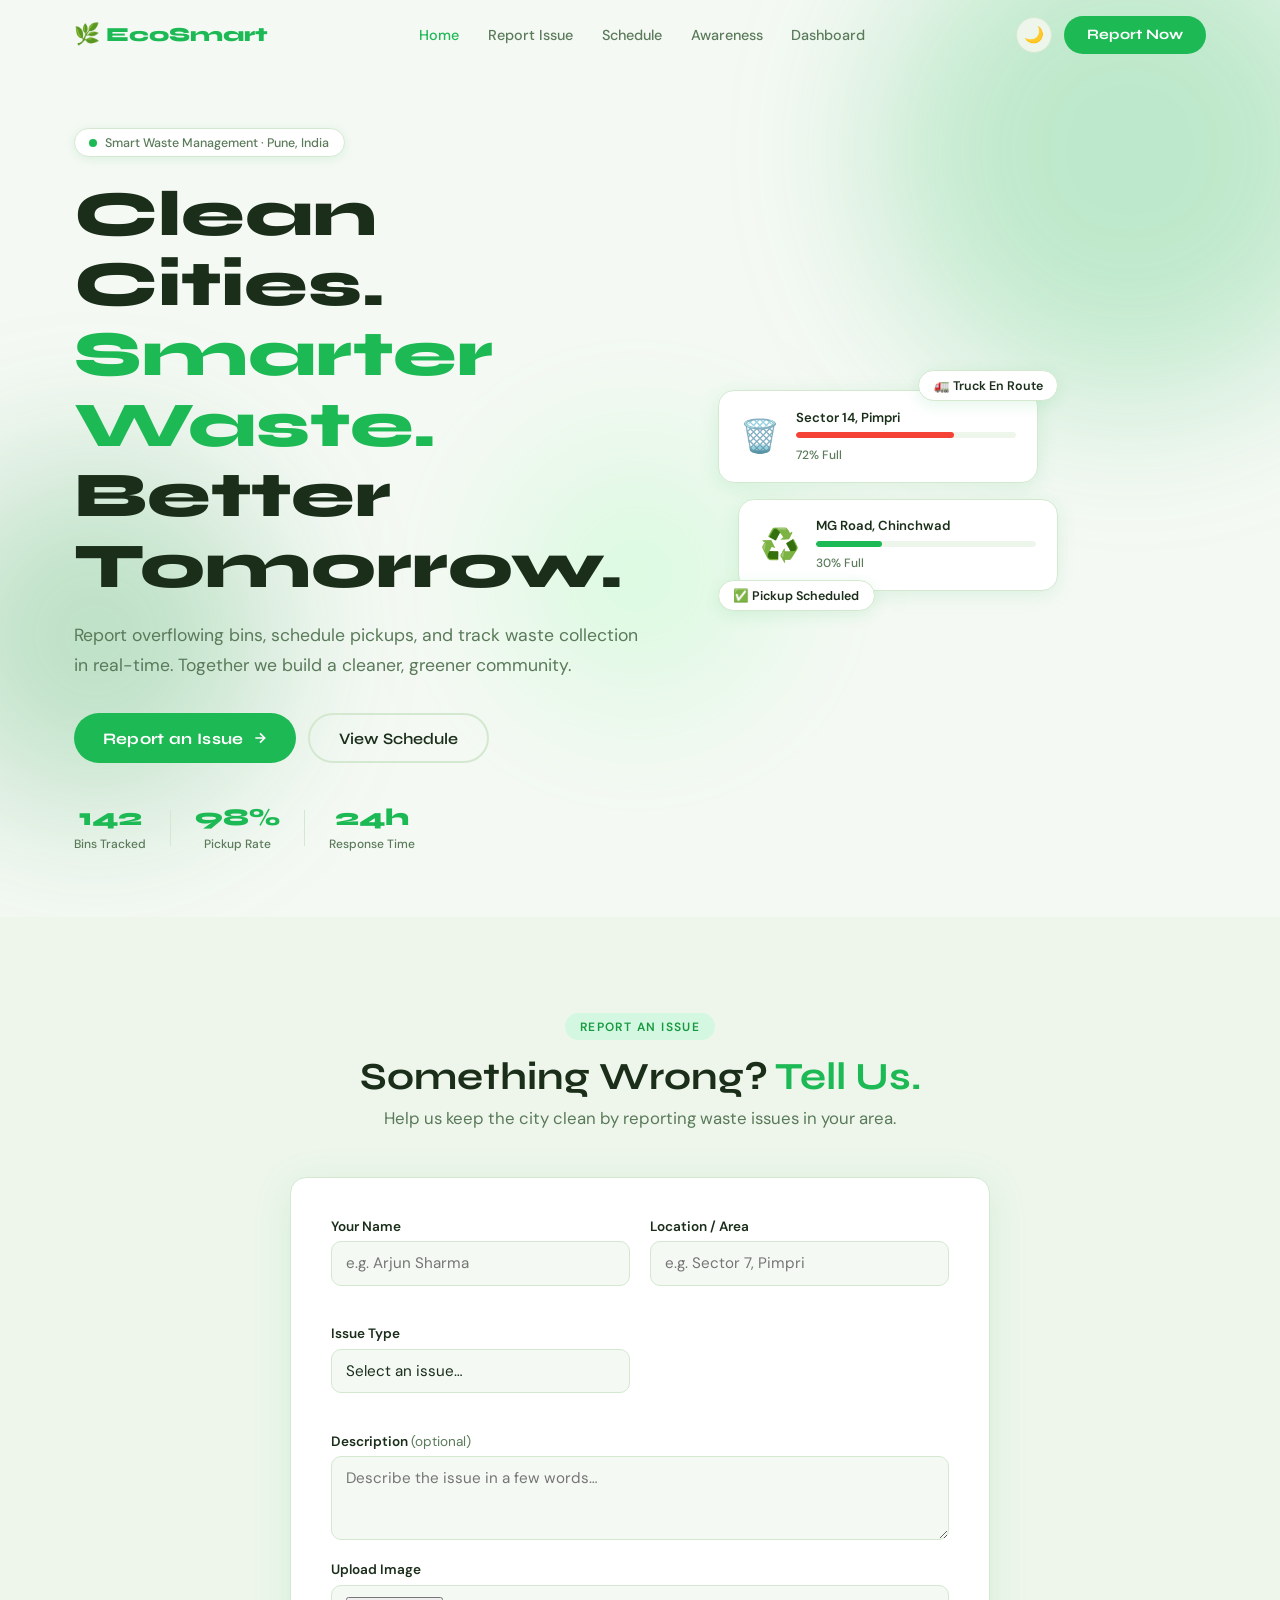
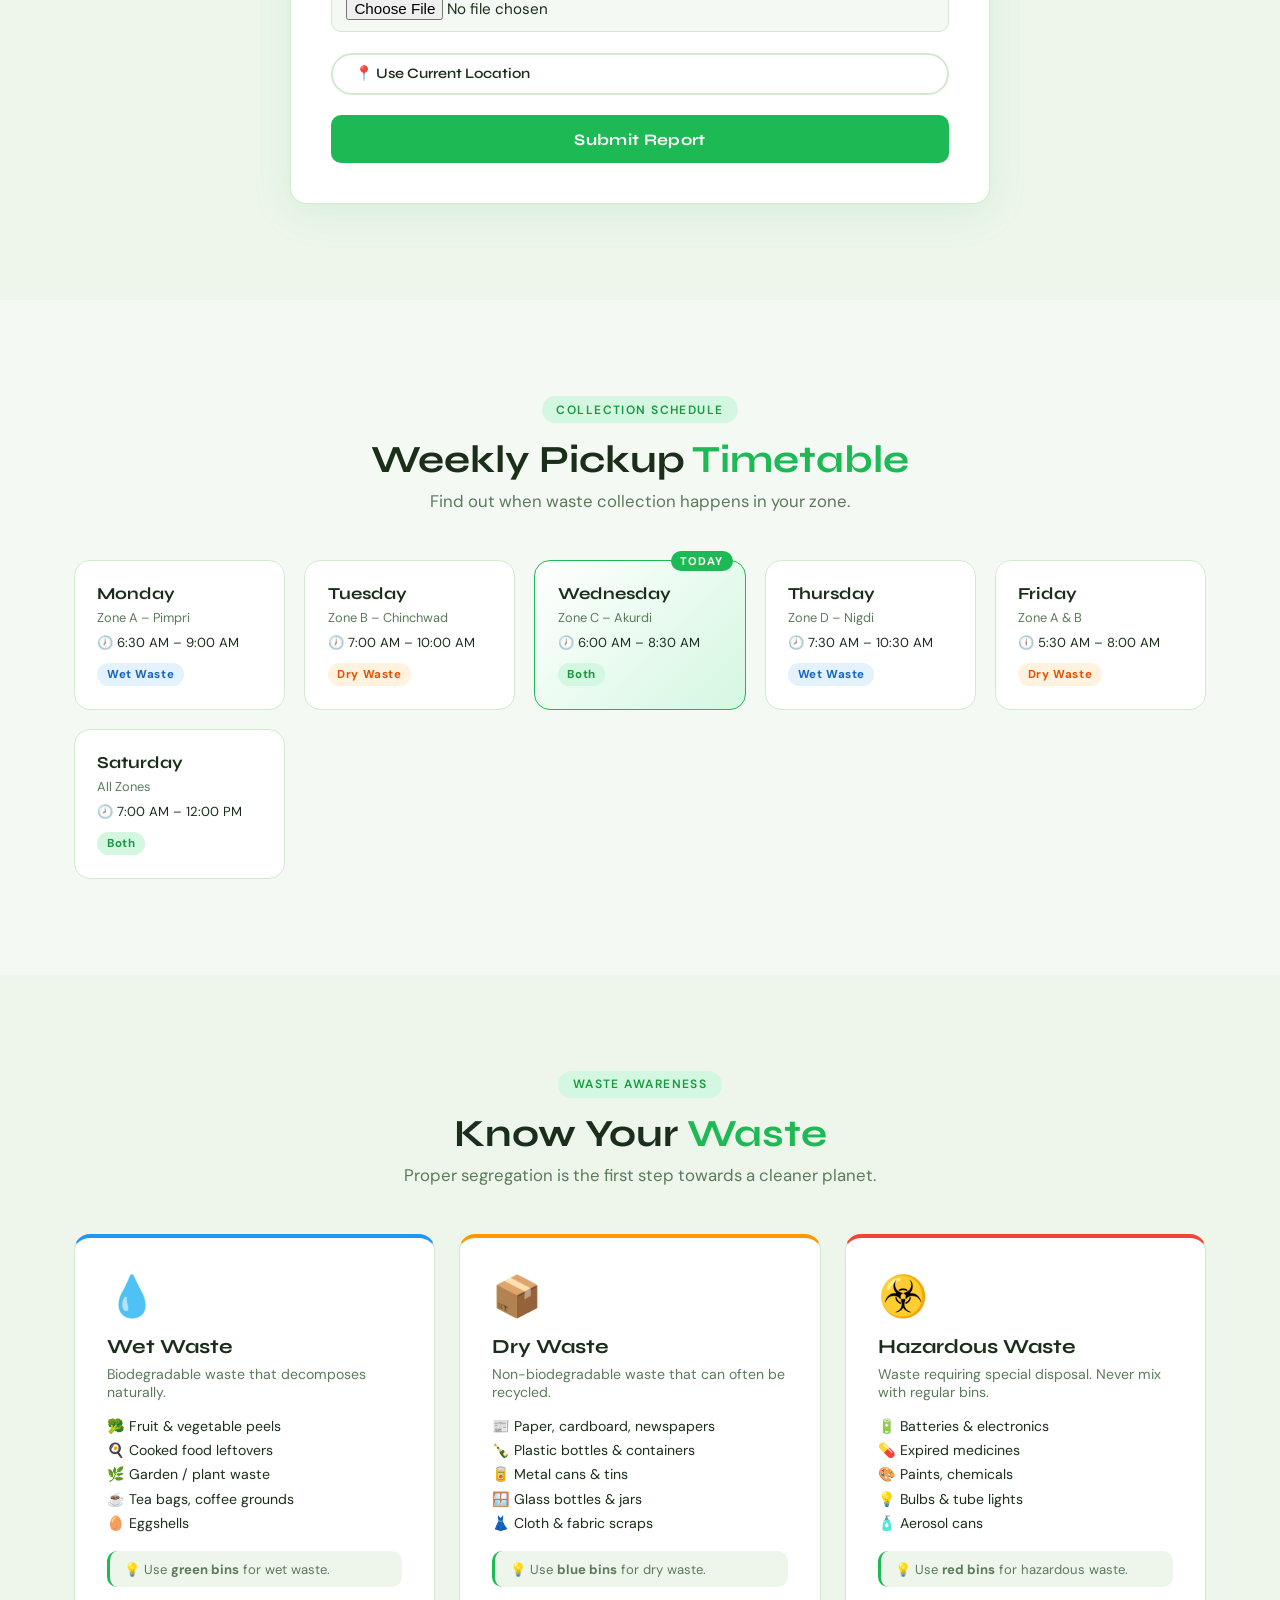
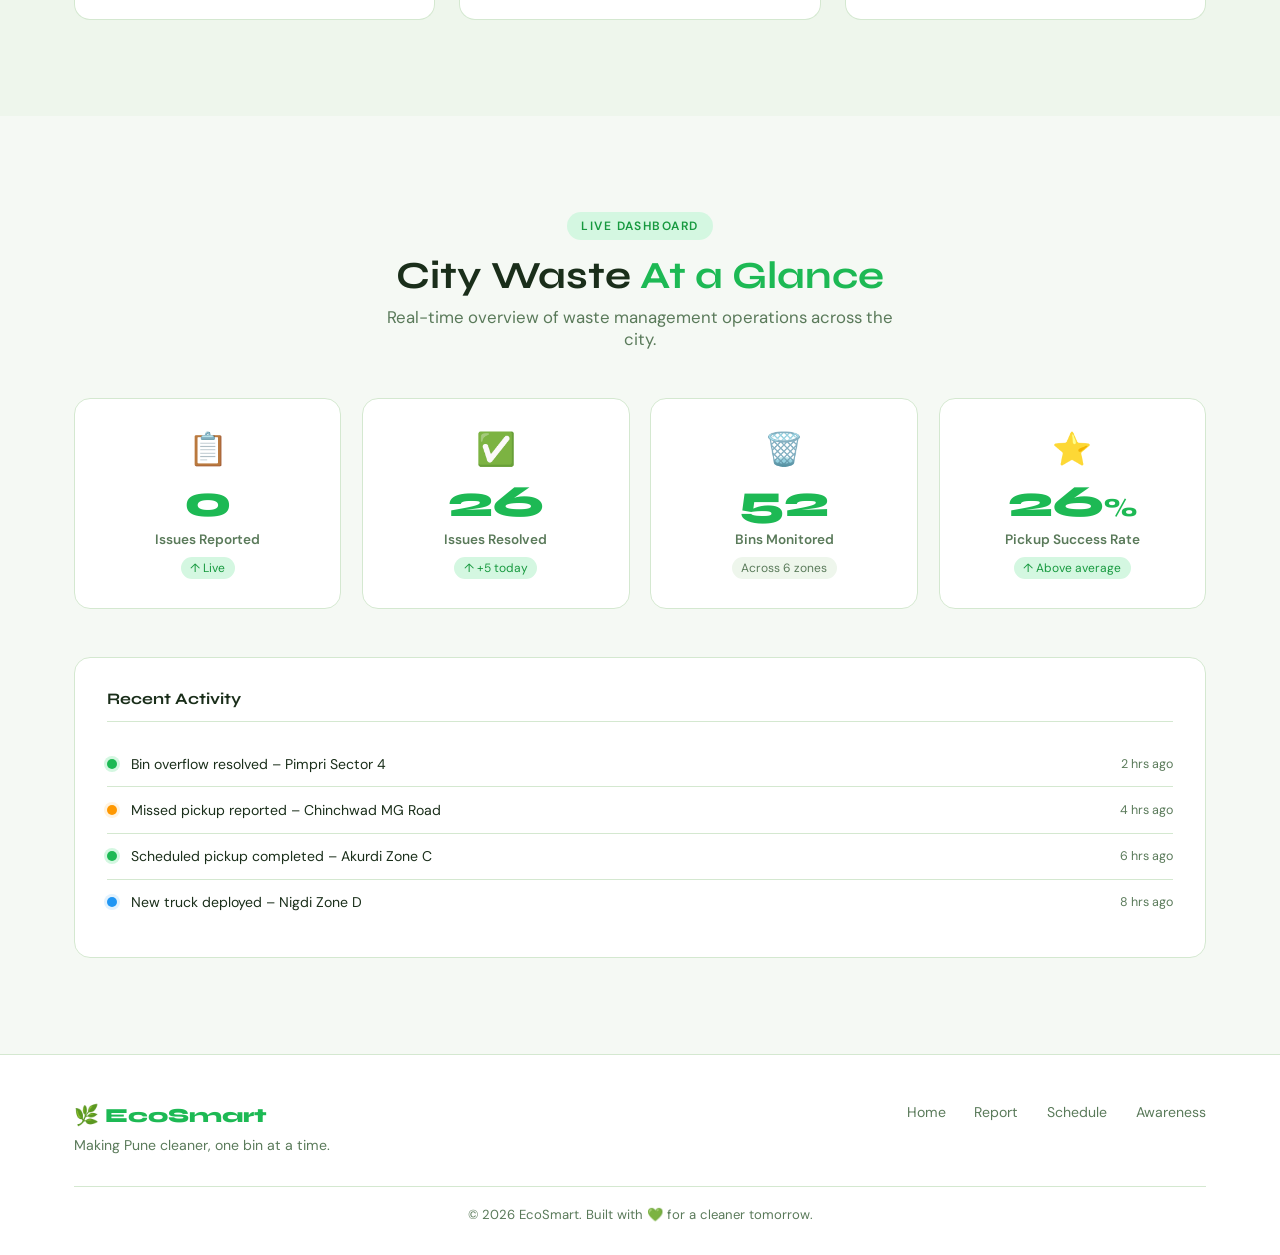
<file: index.html>
<!DOCTYPE html>
<html lang="en" data-theme="light">
<head>
  <meta charset="UTF-8" />
  <meta name="viewport" content="width=device-width, initial-scale=1.0"/>
  <title>EcoSmart – Smart Waste Management</title>
  <link rel="stylesheet" href="style.css" />
  <link rel="preconnect" href="https://fonts.googleapis.com">
  <link href="https://fonts.googleapis.com/css2?family=Syne:wght@400;600;700;800&family=DM+Sans:ital,wght@0,300;0,400;0,500;1,300&display=swap" rel="stylesheet">
</head>
<body>

<!-- ===== NAVBAR ===== -->
<header class="navbar" id="navbar">
  <div class="nav-container">
    <a href="#home" class="nav-logo">
      <span class="logo-leaf">🌿</span>
      <span>EcoSmart</span>
    </a>
    <nav class="nav-links">
      <a href="#home">Home</a>
      <a href="#report">Report Issue</a>
      <a href="#schedule">Schedule</a>
      <a href="#awareness">Awareness</a>
      <a href="#dashboard">Dashboard</a>
    </nav>
    <div class="nav-actions">
      <button class="dark-toggle" id="darkToggle" title="Toggle dark mode">
        <span class="toggle-icon">🌙</span>
      </button>
      <a href="#report" class="btn-primary nav-cta">Report Now</a>
    </div>
    <button class="hamburger" id="hamburger">&#9776;</button>
  </div>
  <div class="mobile-menu" id="mobileMenu">
    <a href="#home" onclick="closeMobile()">Home</a>
    <a href="#report" onclick="closeMobile()">Report Issue</a>
    <a href="#schedule" onclick="closeMobile()">Schedule</a>
    <a href="#awareness" onclick="closeMobile()">Awareness</a>
    <a href="#dashboard" onclick="closeMobile()">Dashboard</a>
  </div>
</header>

<!-- ===== HERO ===== -->
<section class="hero" id="home">
  <div class="hero-bg-shapes">
    <div class="shape shape-1"></div>
    <div class="shape shape-2"></div>
    <div class="shape shape-3"></div>
  </div>
  <div class="hero-content">
    <div class="hero-badge">
      <span class="badge-dot"></span>
      Smart Waste Management · Pune, India
    </div>
    <h1 class="hero-title">
      Clean Cities.<br/>
      <span class="title-accent">Smarter Waste.</span><br/>
      Better Tomorrow.
    </h1>
    <p class="hero-sub">
      Report overflowing bins, schedule pickups, and track waste collection
      in real-time. Together we build a cleaner, greener community.
    </p>
    <div class="hero-actions">
      <a href="#report" class="btn-primary btn-lg">
        <span>Report an Issue</span>
        <svg width="16" height="16" viewBox="0 0 24 24" fill="none" stroke="currentColor" stroke-width="2.5"><path d="M5 12h14M12 5l7 7-7 7"/></svg>
      </a>
      <a href="#schedule" class="btn-ghost btn-lg">View Schedule</a>
    </div>
    <div class="hero-stats">
      <div class="hero-stat"><span class="stat-n">142</span><span>Bins Tracked</span></div>
      <div class="stat-divider"></div>
      <div class="hero-stat"><span class="stat-n">98%</span><span>Pickup Rate</span></div>
      <div class="stat-divider"></div>
      <div class="hero-stat"><span class="stat-n">24h</span><span>Response Time</span></div>
    </div>
  </div>
  <div class="hero-visual">
    <div class="bin-card">
      <div class="bin-icon">🗑️</div>
      <div class="bin-info">
        <span class="bin-label">Sector 14, Pimpri</span>
        <div class="bin-bar"><div class="bin-fill" style="width:72%"></div></div>
        <span class="bin-pct">72% Full</span>
      </div>
    </div>
    <div class="bin-card bin-card-2">
      <div class="bin-icon">♻️</div>
      <div class="bin-info">
        <span class="bin-label">MG Road, Chinchwad</span>
        <div class="bin-bar"><div class="bin-fill green" style="width:30%"></div></div>
        <span class="bin-pct">30% Full</span>
      </div>
    </div>
    <div class="floating-chip chip-1">✅ Pickup Scheduled</div>
    <div class="floating-chip chip-2">🚛 Truck En Route</div>
  </div>
</section>

<!-- ===== REPORT ISSUE ===== -->
<section class="section report-section" id="report">
  <div class="container">
    <div class="section-header">
      <span class="section-tag">Report an Issue</span>
      <h2>Something Wrong? <span class="accent">Tell Us.</span></h2>
      <p>Help us keep the city clean by reporting waste issues in your area.</p>
    </div>
    <div class="form-card">
      <form id="reportForm" class="report-form" novalidate>
        <div class="form-row">
          <div class="form-group">
            <label for="name">Your Name</label>
            <input type="text" id="name" name="name" placeholder="e.g. Arjun Sharma" required />
            <span class="field-error" id="nameError"></span>
          </div>
          <div class="form-group">
            <label for="location">Location / Area</label>
            <input type="text" id="location" name="location" placeholder="e.g. Sector 7, Pimpri" required />
            <span class="field-error" id="locationError"></span>
          </div>
        </div>
        <div class="form-row">
          <div class="form-group">
            <label for="issueType">Issue Type</label>
            <select id="issueType" name="issue_type" required>
              <option value="" disabled selected>Select an issue…</option>
              <option value="Overflow">🗑️ Bin Overflow</option>
              <option value="Missed Pickup">🚛 Missed Pickup</option>
              <option value="Illegal Dumping">⚠️ Illegal Dumping</option>
              <option value="Other">📋 Other</option>
            </select>
            <span class="field-error" id="issueError"></span>
          </div>
        </div>
        <div class="form-group full-width">
          <label for="description">Description <span class="opt">(optional)</span></label>
          <textarea id="description" name="description" rows="3" placeholder="Describe the issue in a few words…"></textarea>
        </div>
        <div class="form-group full-width">
            <label for="image">Upload Image</label>
            <input
                type="file"
                id="image"
                name="image"
                accept="image/*">
        </div>
        
        <div class="form-group full-width">
        <button
        type="button"
        id="gpsBtn"
        class="btn-ghost">

        📍 Use Current Location

        </button>
        <input
        type="hidden"
        id="latitude"
        name="latitude">

        <input
        type="hidden"
        id="longitude"
        name="longitude">
        </div>
        
        <button type="submit" class="btn-primary btn-submit" id="submitBtn">
          <span class="btn-text">Submit Report</span>
          <span class="btn-loader hidden">⏳ Submitting…</span>
        </button>
      </form>
    </div>
  </div>
</section>

<!-- ===== SUCCESS POPUP ===== -->
<div class="popup-overlay" id="popup">
  <div class="popup-card">
    <div class="popup-icon">✅</div>
    <h3>Report Submitted!</h3>
    <p>Thank you for helping keep our city clean. Our team will respond within 24 hours.</p>
    <div class="popup-id" id="popupId"></div>
    <button class="btn-primary" onclick="closePopup()">Got it!</button>
  </div>
</div>

<!-- ===== SCHEDULE ===== -->
<section class="section schedule-section" id="schedule">
  <div class="container">
    <div class="section-header">
      <span class="section-tag">Collection Schedule</span>
      <h2>Weekly Pickup <span class="accent">Timetable</span></h2>
      <p>Find out when waste collection happens in your zone.</p>
    </div>
    <div class="schedule-grid">
      <div class="schedule-card">
        <div class="sch-day">Monday</div>
        <div class="sch-zone">Zone A – Pimpri</div>
        <div class="sch-time">🕖 6:30 AM – 9:00 AM</div>
        <div class="sch-type wet">Wet Waste</div>
      </div>
      <div class="schedule-card">
        <div class="sch-day">Tuesday</div>
        <div class="sch-zone">Zone B – Chinchwad</div>
        <div class="sch-time">🕖 7:00 AM – 10:00 AM</div>
        <div class="sch-type dry">Dry Waste</div>
      </div>
      <div class="schedule-card today-card">
        <div class="today-badge">Today</div>
        <div class="sch-day">Wednesday</div>
        <div class="sch-zone">Zone C – Akurdi</div>
        <div class="sch-time">🕖 6:00 AM – 8:30 AM</div>
        <div class="sch-type both">Both</div>
      </div>
      <div class="schedule-card">
        <div class="sch-day">Thursday</div>
        <div class="sch-zone">Zone D – Nigdi</div>
        <div class="sch-time">🕗 7:30 AM – 10:30 AM</div>
        <div class="sch-type wet">Wet Waste</div>
      </div>
      <div class="schedule-card">
        <div class="sch-day">Friday</div>
        <div class="sch-zone">Zone A & B</div>
        <div class="sch-time">🕕 5:30 AM – 8:00 AM</div>
        <div class="sch-type dry">Dry Waste</div>
      </div>
      <div class="schedule-card">
        <div class="sch-day">Saturday</div>
        <div class="sch-zone">All Zones</div>
        <div class="sch-time">🕗 7:00 AM – 12:00 PM</div>
        <div class="sch-type both">Both</div>
      </div>
    </div>
  </div>
</section>

<!-- ===== AWARENESS ===== -->
<section class="section awareness-section" id="awareness">
  <div class="container">
    <div class="section-header">
      <span class="section-tag">Waste Awareness</span>
      <h2>Know Your <span class="accent">Waste</span></h2>
      <p>Proper segregation is the first step towards a cleaner planet.</p>
    </div>
    <div class="awareness-grid">
      <div class="awareness-card wet-card">
        <div class="aw-emoji">💧</div>
        <h3>Wet Waste</h3>
        <p class="aw-desc">Biodegradable waste that decomposes naturally.</p>
        <ul class="aw-list">
          <li>🥦 Fruit & vegetable peels</li>
          <li>🍳 Cooked food leftovers</li>
          <li>🌿 Garden / plant waste</li>
          <li>☕ Tea bags, coffee grounds</li>
          <li>🥚 Eggshells</li>
        </ul>
        <div class="aw-tip">💡 Use <strong>green bins</strong> for wet waste.</div>
      </div>
      <div class="awareness-card dry-card">
        <div class="aw-emoji">📦</div>
        <h3>Dry Waste</h3>
        <p class="aw-desc">Non-biodegradable waste that can often be recycled.</p>
        <ul class="aw-list">
          <li>📰 Paper, cardboard, newspapers</li>
          <li>🍾 Plastic bottles & containers</li>
          <li>🥫 Metal cans & tins</li>
          <li>🪟 Glass bottles & jars</li>
          <li>👗 Cloth & fabric scraps</li>
        </ul>
        <div class="aw-tip">💡 Use <strong>blue bins</strong> for dry waste.</div>
      </div>
      <div class="awareness-card hazard-card">
        <div class="aw-emoji">☣️</div>
        <h3>Hazardous Waste</h3>
        <p class="aw-desc">Waste requiring special disposal. Never mix with regular bins.</p>
        <ul class="aw-list">
          <li>🔋 Batteries & electronics</li>
          <li>💊 Expired medicines</li>
          <li>🎨 Paints, chemicals</li>
          <li>💡 Bulbs & tube lights</li>
          <li>🧴 Aerosol cans</li>
        </ul>
        <div class="aw-tip">💡 Use <strong>red bins</strong> for hazardous waste.</div>
      </div>
    </div>
  </div>
</section>

<!-- ===== DASHBOARD ===== -->
<section class="section dashboard-section" id="dashboard">
  <div class="container">
    <div class="section-header">
      <span class="section-tag">Live Dashboard</span>
      <h2>City Waste <span class="accent">At a Glance</span></h2>
      <p>Real-time overview of waste management operations across the city.</p>
    </div>
    <div class="dashboard-grid">
      <div class="stat-card" data-target="0" data-id="totalReported">
        <div class="stat-icon">📋</div>
        <div class="stat-value" id="statReported">0</div>
        <div class="stat-label">Issues Reported</div>
        <div class="stat-trend up">↑ Live</div>
      </div>
      <div class="stat-card" data-target="38" data-id="resolved">
        <div class="stat-icon">✅</div>
        <div class="stat-value" id="statResolved">0</div>
        <div class="stat-label">Issues Resolved</div>
        <div class="stat-trend up">↑ +5 today</div>
      </div>
      <div class="stat-card" data-target="142" data-id="bins">
        <div class="stat-icon">🗑️</div>
        <div class="stat-value" id="statBins">0</div>
        <div class="stat-label">Bins Monitored</div>
        <div class="stat-trend">Across 6 zones</div>
      </div>
      <div class="stat-card" data-target="98" data-id="rate">
        <div class="stat-icon">⭐</div>
        <div class="stat-value" id="statRate">0<span class="pct">%</span></div>
        <div class="stat-label">Pickup Success Rate</div>
        <div class="stat-trend up">↑ Above average</div>
      </div>
    </div>

    <div class="activity-section">
      <h3 class="activity-title">Recent Activity</h3>
      <div class="activity-list" id="activityList">
        <div class="activity-item">
          <span class="act-dot green"></span>
          <span class="act-text">Bin overflow resolved – Pimpri Sector 4</span>
          <span class="act-time">2 hrs ago</span>
        </div>
        <div class="activity-item">
          <span class="act-dot orange"></span>
          <span class="act-text">Missed pickup reported – Chinchwad MG Road</span>
          <span class="act-time">4 hrs ago</span>
        </div>
        <div class="activity-item">
          <span class="act-dot green"></span>
          <span class="act-text">Scheduled pickup completed – Akurdi Zone C</span>
          <span class="act-time">6 hrs ago</span>
        </div>
        <div class="activity-item">
          <span class="act-dot blue"></span>
          <span class="act-text">New truck deployed – Nigdi Zone D</span>
          <span class="act-time">8 hrs ago</span>
        </div>
      </div>
    </div>
  </div>
</section>

<!-- ===== FOOTER ===== -->
<footer class="footer">
  <div class="container">
    <div class="footer-content">
      <div>
        <div class="nav-logo" style="margin-bottom:0.5rem">🌿 EcoSmart</div>
        <p class="footer-tagline">Making Pune cleaner, one bin at a time.</p>
      </div>
      <div class="footer-links">
        <a href="#home">Home</a>
        <a href="#report">Report</a>
        <a href="#schedule">Schedule</a>
        <a href="#awareness">Awareness</a>
      </div>
    </div>
    <div class="footer-bottom">
      <p id="copyright"></p>
    </div>
  </div>
</footer>

<script src="script.js"></script>
</body>
</html>
</file>
<file: style.css>
/* =========================================
   EcoSmart – Smart Waste Management System
   style.css
   ========================================= */

/* --- Google Fonts used: Syne (headings), DM Sans (body) --- */

/* ===== CSS VARIABLES ===== */
:root {
  --c-bg: #f5f9f4;
  --c-surface: #ffffff;
  --c-surface2: #eef6ec;
  --c-border: #d4e8d0;
  --c-text: #1a2e1a;
  --c-text-muted: #5a7a5a;
  --c-accent: #1db954;
  --c-accent-dark: #17993f;
  --c-accent-light: #d4f7e1;
  --c-wet: #2196f3;
  --c-dry: #ff9800;
  --c-hazard: #f44336;
  --c-shadow: rgba(29, 185, 84, 0.12);
  --c-shadow-lg: rgba(0,0,0,0.1);
  --radius: 16px;
  --radius-sm: 10px;
  --transition: 0.3s cubic-bezier(0.4,0,0.2,1);
  --font-head: 'Syne', sans-serif;
  --font-body: 'DM Sans', sans-serif;
}

[data-theme="dark"] {
  --c-bg: #0d1a0d;
  --c-surface: #162416;
  --c-surface2: #1e3020;
  --c-border: #2a4a2a;
  --c-text: #e8f5e8;
  --c-text-muted: #7aaa7a;
  --c-accent: #22d55e;
  --c-accent-dark: #1db954;
  --c-accent-light: #0d3020;
  --c-shadow: rgba(34, 213, 94, 0.1);
  --c-shadow-lg: rgba(0,0,0,0.4);
}

/* ===== RESET & BASE ===== */
*, *::before, *::after { box-sizing: border-box; margin: 0; padding: 0; }

html { scroll-behavior: smooth; font-size: 16px; }

body {
  font-family: var(--font-body);
  background: var(--c-bg);
  color: var(--c-text);
  transition: background var(--transition), color var(--transition);
  overflow-x: hidden;
}

a { text-decoration: none; color: inherit; }
ul { list-style: none; }
img { max-width: 100%; }

/* ===== TYPOGRAPHY ===== */
h1, h2, h3, h4 { font-family: var(--font-head); line-height: 1.15; }
h1 { font-size: clamp(2.4rem, 5vw, 4rem); font-weight: 800; }
h2 { font-size: clamp(1.8rem, 3vw, 2.6rem); font-weight: 700; }
h3 { font-size: 1.25rem; font-weight: 700; }

.accent { color: var(--c-accent); }

/* ===== LAYOUT ===== */
.container {
  max-width: 1180px;
  margin: 0 auto;
  padding: 0 1.5rem;
}

.section {
  padding: 6rem 0;
}

.section-header {
  text-align: center;
  margin-bottom: 3rem;
}

.section-tag {
  display: inline-block;
  background: var(--c-accent-light);
  color: var(--c-accent-dark);
  font-size: 0.75rem;
  font-weight: 600;
  letter-spacing: 0.12em;
  text-transform: uppercase;
  padding: 0.35rem 0.9rem;
  border-radius: 100px;
  margin-bottom: 0.9rem;
}

.section-header p {
  color: var(--c-text-muted);
  font-size: 1.05rem;
  margin-top: 0.5rem;
  max-width: 520px;
  margin-inline: auto;
}

/* ===== BUTTONS ===== */
.btn-primary {
  display: inline-flex;
  align-items: center;
  gap: 0.5rem;
  background: var(--c-accent);
  color: #fff;
  font-family: var(--font-head);
  font-weight: 700;
  font-size: 0.9rem;
  padding: 0.65rem 1.4rem;
  border-radius: 100px;
  border: none;
  cursor: pointer;
  transition: var(--transition);
  letter-spacing: 0.02em;
}
.btn-primary:hover {
  background: var(--c-accent-dark);
  transform: translateY(-2px);
  box-shadow: 0 8px 24px var(--c-shadow);
}

.btn-ghost {
  display: inline-flex;
  align-items: center;
  gap: 0.5rem;
  background: transparent;
  color: var(--c-text);
  font-family: var(--font-head);
  font-weight: 600;
  font-size: 0.9rem;
  padding: 0.65rem 1.4rem;
  border-radius: 100px;
  border: 2px solid var(--c-border);
  cursor: pointer;
  transition: var(--transition);
}
.btn-ghost:hover {
  border-color: var(--c-accent);
  color: var(--c-accent);
  background: var(--c-accent-light);
}

.btn-lg { padding: 0.85rem 1.8rem; font-size: 1rem; }

/* ===== NAVBAR ===== */
.navbar {
  position: fixed;
  top: 0; left: 0; right: 0;
  z-index: 1000;
  background: transparent;
  transition: background var(--transition), box-shadow var(--transition);
  backdrop-filter: blur(0px);
}
.navbar.scrolled {
  background: var(--c-surface);
  box-shadow: 0 2px 20px var(--c-shadow-lg);
  backdrop-filter: blur(12px);
}

.nav-container {
  max-width: 1180px;
  margin: 0 auto;
  padding: 1rem 1.5rem;
  display: flex;
  align-items: center;
  gap: 2rem;
}

.nav-logo {
  font-family: var(--font-head);
  font-weight: 800;
  font-size: 1.25rem;
  color: var(--c-accent);
  display: flex;
  align-items: center;
  gap: 0.4rem;
  white-space: nowrap;
}
.logo-leaf { font-size: 1.3rem; }

.nav-links {
  display: flex;
  gap: 1.8rem;
  flex: 1;
  justify-content: center;
}
.nav-links a {
  font-size: 0.9rem;
  font-weight: 500;
  color: var(--c-text-muted);
  transition: color var(--transition);
  position: relative;
}
.nav-links a::after {
  content: '';
  position: absolute;
  bottom: -3px; left: 0;
  width: 0; height: 2px;
  background: var(--c-accent);
  border-radius: 2px;
  transition: width var(--transition);
}
.nav-links a:hover { color: var(--c-accent); }
.nav-links a:hover::after { width: 100%; }

.nav-actions {
  display: flex;
  align-items: center;
  gap: 0.75rem;
}

.dark-toggle {
  background: var(--c-surface2);
  border: 1px solid var(--c-border);
  border-radius: 50%;
  width: 36px; height: 36px;
  cursor: pointer;
  display: flex; align-items: center; justify-content: center;
  transition: var(--transition);
  font-size: 1rem;
}
.dark-toggle:hover { border-color: var(--c-accent); transform: rotate(20deg); }

.hamburger {
  display: none;
  background: none;
  border: none;
  font-size: 1.5rem;
  cursor: pointer;
  color: var(--c-text);
  margin-left: auto;
}

.mobile-menu {
  display: none;
  flex-direction: column;
  padding: 0.5rem 1.5rem 1rem;
  background: var(--c-surface);
  border-top: 1px solid var(--c-border);
  gap: 0.5rem;
}
.mobile-menu a {
  padding: 0.6rem 0;
  font-size: 1rem;
  font-weight: 500;
  color: var(--c-text-muted);
  border-bottom: 1px solid var(--c-border);
}
.mobile-menu.open { display: flex; }

/* ===== HERO ===== */
.hero {
  min-height: 100vh;
  display: flex;
  align-items: center;
  padding: 8rem 1.5rem 4rem;
  max-width: 1180px;
  margin: 0 auto;
  gap: 4rem;
  position: relative;
  overflow: hidden;
}

.hero-bg-shapes {
  position: fixed;
  inset: 0;
  pointer-events: none;
  z-index: -1;
}
.shape {
  position: absolute;
  border-radius: 50%;
  filter: blur(80px);
  opacity: 0.25;
}
.shape-1 {
  width: 500px; height: 500px;
  background: var(--c-accent);
  top: -100px; right: -100px;
  animation: shapePulse 8s ease-in-out infinite;
}
.shape-2 {
  width: 350px; height: 350px;
  background: #17993f;
  bottom: 10%; left: -80px;
  animation: shapePulse 10s ease-in-out infinite reverse;
}
.shape-3 {
  width: 250px; height: 250px;
  background: #7fff9b;
  top: 50%; left: 40%;
  animation: shapePulse 12s ease-in-out infinite;
}

@keyframes shapePulse {
  0%, 100% { transform: scale(1); }
  50% { transform: scale(1.15); }
}

.hero-content { flex: 1; max-width: 580px; }

.hero-badge {
  display: inline-flex;
  align-items: center;
  gap: 0.5rem;
  background: var(--c-surface);
  border: 1px solid var(--c-border);
  border-radius: 100px;
  padding: 0.35rem 0.9rem;
  font-size: 0.78rem;
  font-weight: 500;
  color: var(--c-text-muted);
  margin-bottom: 1.4rem;
  box-shadow: 0 2px 12px var(--c-shadow);
  animation: fadeDown 0.8s both;
}
.badge-dot {
  width: 8px; height: 8px;
  background: var(--c-accent);
  border-radius: 50%;
  animation: pulse 2s infinite;
}

.hero-title {
  margin-bottom: 1.2rem;
  animation: fadeUp 0.9s 0.1s both;
  line-height: 1.1;
}
.title-accent { color: var(--c-accent); }

.hero-sub {
  color: var(--c-text-muted);
  font-size: 1.1rem;
  line-height: 1.7;
  margin-bottom: 2rem;
  animation: fadeUp 0.9s 0.2s both;
}

.hero-actions {
  display: flex;
  gap: 0.75rem;
  flex-wrap: wrap;
  margin-bottom: 2.5rem;
  animation: fadeUp 0.9s 0.3s both;
}

.hero-stats {
  display: flex;
  align-items: center;
  gap: 1.5rem;
  animation: fadeUp 0.9s 0.4s both;
}
.hero-stat { text-align: center; }
.hero-stat .stat-n {
  display: block;
  font-family: var(--font-head);
  font-weight: 800;
  font-size: 1.5rem;
  color: var(--c-accent);
}
.hero-stat span:last-child {
  font-size: 0.75rem;
  color: var(--c-text-muted);
  font-weight: 500;
}
.stat-divider {
  width: 1px;
  height: 36px;
  background: var(--c-border);
}

/* Hero Visual */
.hero-visual {
  flex: 0 0 320px;
  position: relative;
  display: flex;
  flex-direction: column;
  gap: 1rem;
  animation: fadeLeft 1s 0.3s both;
}

.bin-card {
  background: var(--c-surface);
  border: 1px solid var(--c-border);
  border-radius: var(--radius);
  padding: 1.1rem 1.3rem;
  display: flex;
  align-items: center;
  gap: 1rem;
  box-shadow: 0 4px 20px var(--c-shadow);
  transition: var(--transition);
}
.bin-card:hover { transform: translateX(-4px); box-shadow: 0 8px 30px var(--c-shadow); }
.bin-card-2 { transform: translateX(20px); }
.bin-card-2:hover { transform: translateX(16px); }

.bin-icon { font-size: 2rem; }
.bin-info { flex: 1; }
.bin-label {
  display: block;
  font-size: 0.82rem;
  font-weight: 600;
  color: var(--c-text);
  margin-bottom: 0.4rem;
}
.bin-bar {
  height: 6px;
  background: var(--c-surface2);
  border-radius: 100px;
  overflow: hidden;
  margin-bottom: 0.3rem;
}
.bin-fill {
  height: 100%;
  background: var(--c-hazard);
  border-radius: 100px;
  transition: width 1.5s ease-out;
}
.bin-fill.green { background: var(--c-accent); }
.bin-pct {
  font-size: 0.75rem;
  color: var(--c-text-muted);
  font-weight: 500;
}

.floating-chip {
  position: absolute;
  background: var(--c-surface);
  border: 1px solid var(--c-border);
  border-radius: 100px;
  padding: 0.4rem 0.9rem;
  font-size: 0.78rem;
  font-weight: 600;
  color: var(--c-text);
  box-shadow: 0 4px 16px var(--c-shadow);
  white-space: nowrap;
}
.chip-1 { bottom: -20px; left: 0; animation: chipFloat 4s ease-in-out infinite; }
.chip-2 { top: -20px; right: -20px; animation: chipFloat 5s ease-in-out infinite reverse; }

@keyframes chipFloat {
  0%, 100% { transform: translateY(0); }
  50% { transform: translateY(-8px); }
}

/* ===== REPORT SECTION ===== */
.report-section { background: var(--c-surface2); }

.form-card {
  background: var(--c-surface);
  border: 1px solid var(--c-border);
  border-radius: var(--radius);
  padding: 2.5rem;
  max-width: 700px;
  margin: 0 auto;
  box-shadow: 0 8px 40px var(--c-shadow);
}

.report-form { display: flex; flex-direction: column; gap: 1.3rem; }

.form-row {
  display: grid;
  grid-template-columns: 1fr 1fr;
  gap: 1.2rem;
}

.form-group { display: flex; flex-direction: column; gap: 0.4rem; }
.form-group.full-width { grid-column: 1/-1; }

.form-group label {
  font-size: 0.85rem;
  font-weight: 600;
  color: var(--c-text);
}
.opt { font-weight: 400; color: var(--c-text-muted); }

.form-group input,
.form-group select,
.form-group textarea {
  background: var(--c-bg);
  border: 1.5px solid var(--c-border);
  border-radius: var(--radius-sm);
  padding: 0.7rem 0.9rem;
  font-size: 0.95rem;
  font-family: var(--font-body);
  color: var(--c-text);
  transition: var(--transition);
  resize: vertical;
  appearance: none;
}
.form-group input:focus,
.form-group select:focus,
.form-group textarea:focus {
  outline: none;
  border-color: var(--c-accent);
  box-shadow: 0 0 0 3px rgba(29,185,84,0.12);
}
.form-group input.error,
.form-group select.error {
  border-color: #f44336;
}

.field-error {
  font-size: 0.78rem;
  color: #f44336;
  min-height: 1em;
}

.btn-submit {
  width: 100%;
  justify-content: center;
  padding: 0.9rem;
  font-size: 1rem;
  border-radius: var(--radius-sm);
}

.btn-loader.hidden { display: none; }
.btn-text.hidden { display: none; }

/* ===== POPUP ===== */
.popup-overlay {
  position: fixed;
  inset: 0;
  background: rgba(0,0,0,0.55);
  z-index: 9999;
  display: none;
  align-items: center;
  justify-content: center;
  backdrop-filter: blur(4px);
  animation: fadeIn 0.2s;
}
.popup-overlay.show { display: flex; }

.popup-card {
  background: var(--c-surface);
  border-radius: var(--radius);
  padding: 2.5rem 2rem;
  max-width: 380px;
  width: 90%;
  text-align: center;
  box-shadow: 0 20px 60px rgba(0,0,0,0.3);
  animation: popIn 0.35s cubic-bezier(0.34,1.56,0.64,1);
}
.popup-icon { font-size: 3.5rem; margin-bottom: 0.8rem; }
.popup-card h3 { margin-bottom: 0.5rem; }
.popup-card p { color: var(--c-text-muted); font-size: 0.95rem; margin-bottom: 1rem; }
.popup-id {
  display: inline-block;
  background: var(--c-accent-light);
  color: var(--c-accent-dark);
  font-size: 0.8rem;
  font-weight: 600;
  padding: 0.3rem 0.8rem;
  border-radius: 100px;
  margin-bottom: 1.2rem;
}

/* ===== SCHEDULE ===== */
.schedule-grid {
  display: grid;
  grid-template-columns: repeat(auto-fill, minmax(180px, 1fr));
  gap: 1.2rem;
}

.schedule-card {
  background: var(--c-surface);
  border: 1px solid var(--c-border);
  border-radius: var(--radius);
  padding: 1.4rem;
  position: relative;
  transition: var(--transition);
}
.schedule-card:hover {
  transform: translateY(-4px);
  box-shadow: 0 10px 30px var(--c-shadow);
  border-color: var(--c-accent);
}
.today-card {
  border-color: var(--c-accent);
  background: linear-gradient(135deg, var(--c-surface), var(--c-accent-light));
}

.today-badge {
  position: absolute;
  top: -10px; right: 12px;
  background: var(--c-accent);
  color: #fff;
  font-size: 0.7rem;
  font-weight: 700;
  letter-spacing: 0.08em;
  text-transform: uppercase;
  padding: 0.2rem 0.6rem;
  border-radius: 100px;
}

.sch-day {
  font-family: var(--font-head);
  font-weight: 700;
  font-size: 1.05rem;
  margin-bottom: 0.3rem;
}
.sch-zone {
  font-size: 0.8rem;
  color: var(--c-text-muted);
  margin-bottom: 0.5rem;
}
.sch-time {
  font-size: 0.82rem;
  color: var(--c-text);
  margin-bottom: 0.7rem;
}
.sch-type {
  display: inline-block;
  font-size: 0.72rem;
  font-weight: 700;
  letter-spacing: 0.05em;
  padding: 0.25rem 0.6rem;
  border-radius: 100px;
}
.sch-type.wet { background: #e3f2fd; color: #1565c0; }
.sch-type.dry { background: #fff3e0; color: #e65100; }
.sch-type.both { background: var(--c-accent-light); color: var(--c-accent-dark); }

/* ===== AWARENESS ===== */
.awareness-section { background: var(--c-surface2); }

.awareness-grid {
  display: grid;
  grid-template-columns: repeat(auto-fit, minmax(280px, 1fr));
  gap: 1.5rem;
}

.awareness-card {
  background: var(--c-surface);
  border: 1px solid var(--c-border);
  border-radius: var(--radius);
  padding: 2rem;
  transition: var(--transition);
}
.awareness-card:hover {
  transform: translateY(-5px);
  box-shadow: 0 12px 40px var(--c-shadow);
}
.wet-card { border-top: 4px solid #2196f3; }
.dry-card { border-top: 4px solid #ff9800; }
.hazard-card { border-top: 4px solid #f44336; }

.aw-emoji { font-size: 2.5rem; margin-bottom: 0.8rem; }
.awareness-card h3 { margin-bottom: 0.4rem; }
.aw-desc {
  font-size: 0.88rem;
  color: var(--c-text-muted);
  margin-bottom: 1rem;
}
.aw-list { display: flex; flex-direction: column; gap: 0.4rem; }
.aw-list li { font-size: 0.88rem; color: var(--c-text); }

.aw-tip {
  margin-top: 1.2rem;
  background: var(--c-surface2);
  border-radius: var(--radius-sm);
  padding: 0.6rem 0.9rem;
  font-size: 0.82rem;
  color: var(--c-text-muted);
  border-left: 3px solid var(--c-accent);
}

/* ===== DASHBOARD ===== */
.dashboard-grid {
  display: grid;
  grid-template-columns: repeat(auto-fit, minmax(220px, 1fr));
  gap: 1.3rem;
  margin-bottom: 3rem;
}

.stat-card {
  background: var(--c-surface);
  border: 1px solid var(--c-border);
  border-radius: var(--radius);
  padding: 1.8rem 1.5rem;
  text-align: center;
  transition: var(--transition);
  position: relative;
  overflow: hidden;
}
.stat-card::before {
  content: '';
  position: absolute;
  inset: 0;
  background: linear-gradient(135deg, var(--c-accent-light), transparent);
  opacity: 0;
  transition: opacity var(--transition);
}
.stat-card:hover::before { opacity: 1; }
.stat-card:hover {
  transform: translateY(-4px);
  box-shadow: 0 12px 36px var(--c-shadow);
  border-color: var(--c-accent);
}

.stat-icon { font-size: 2rem; margin-bottom: 0.6rem; }
.stat-value {
  font-family: var(--font-head);
  font-size: 2.8rem;
  font-weight: 800;
  color: var(--c-accent);
  line-height: 1;
  margin-bottom: 0.4rem;
  position: relative;
}
.stat-value .pct { font-size: 1.6rem; }
.stat-label {
  font-size: 0.85rem;
  font-weight: 600;
  color: var(--c-text-muted);
  margin-bottom: 0.5rem;
}
.stat-trend {
  font-size: 0.75rem;
  color: var(--c-text-muted);
  background: var(--c-surface2);
  border-radius: 100px;
  padding: 0.2rem 0.6rem;
  display: inline-block;
}
.stat-trend.up { color: var(--c-accent-dark); background: var(--c-accent-light); }

/* Activity Feed */
.activity-section {
  background: var(--c-surface);
  border: 1px solid var(--c-border);
  border-radius: var(--radius);
  padding: 2rem;
}
.activity-title {
  font-size: 1rem;
  font-family: var(--font-head);
  margin-bottom: 1.2rem;
  padding-bottom: 0.8rem;
  border-bottom: 1px solid var(--c-border);
}
.activity-list { display: flex; flex-direction: column; gap: 0; }
.activity-item {
  display: flex;
  align-items: center;
  gap: 0.9rem;
  padding: 0.85rem 0;
  border-bottom: 1px solid var(--c-border);
  transition: var(--transition);
}
.activity-item:last-child { border-bottom: none; }
.activity-item:hover { padding-left: 8px; }

.act-dot {
  width: 10px; height: 10px;
  border-radius: 50%;
  flex-shrink: 0;
}
.act-dot.green { background: var(--c-accent); box-shadow: 0 0 0 3px var(--c-accent-light); }
.act-dot.orange { background: #ff9800; box-shadow: 0 0 0 3px #fff3e0; }
.act-dot.blue { background: #2196f3; box-shadow: 0 0 0 3px #e3f2fd; }

.act-text { flex: 1; font-size: 0.88rem; color: var(--c-text); }
.act-time { font-size: 0.78rem; color: var(--c-text-muted); white-space: nowrap; }

/* ===== FOOTER ===== */
.footer {
  background: var(--c-surface);
  border-top: 1px solid var(--c-border);
  padding: 3rem 0 2rem;
}
.footer-content {
  display: flex;
  justify-content: space-between;
  align-items: flex-start;
  flex-wrap: wrap;
  gap: 1.5rem;
  margin-bottom: 2rem;
}
.footer-tagline {
  font-size: 0.88rem;
  color: var(--c-text-muted);
  margin-top: 0.3rem;
}
.footer-links {
  display: flex;
  gap: 1.8rem;
  flex-wrap: wrap;
}
.footer-links a {
  font-size: 0.88rem;
  color: var(--c-text-muted);
  transition: color var(--transition);
}
.footer-links a:hover { color: var(--c-accent); }
.footer-bottom {
  border-top: 1px solid var(--c-border);
  padding-top: 1.2rem;
  text-align: center;
}
.footer-bottom p {
  font-size: 0.82rem;
  color: var(--c-text-muted);
}

/* ===== ANIMATIONS ===== */
@keyframes fadeDown {
  from { opacity: 0; transform: translateY(-12px); }
  to   { opacity: 1; transform: translateY(0); }
}
@keyframes fadeUp {
  from { opacity: 0; transform: translateY(18px); }
  to   { opacity: 1; transform: translateY(0); }
}
@keyframes fadeLeft {
  from { opacity: 0; transform: translateX(24px); }
  to   { opacity: 1; transform: translateX(0); }
}
@keyframes fadeIn {
  from { opacity: 0; }
  to   { opacity: 1; }
}
@keyframes popIn {
  from { opacity: 0; transform: scale(0.8); }
  to   { opacity: 1; transform: scale(1); }
}
@keyframes pulse {
  0%, 100% { box-shadow: 0 0 0 0 rgba(29,185,84,0.4); }
  50% { box-shadow: 0 0 0 5px rgba(29,185,84,0); }
}

/* Scroll reveal */
.reveal {
  opacity: 0;
  transform: translateY(24px);
  transition: opacity 0.7s, transform 0.7s;
}
.reveal.visible {
  opacity: 1;
  transform: translateY(0);
}

/* ===== RESPONSIVE ===== */
@media (max-width: 900px) {
  .hero {
    flex-direction: column;
    padding: 7rem 1.5rem 3rem;
    text-align: center;
  }
  .hero-actions { justify-content: center; }
  .hero-stats { justify-content: center; }
  .hero-visual { display: none; }
  .nav-links, .nav-cta { display: none; }
  .hamburger { display: block; }
  .form-row { grid-template-columns: 1fr; }
}

@media (max-width: 600px) {
  .section { padding: 4rem 0; }
  .form-card { padding: 1.5rem; }
  .dashboard-grid { grid-template-columns: 1fr 1fr; }
  .awareness-grid { grid-template-columns: 1fr; }
}

/* ===========================
   STATUS BADGES
=========================== */

.status-badge{

    display:inline-block;

    padding:8px 16px;

    border-radius:30px;

    font-size:14px;

    font-weight:700;

    color:white;

    text-align:center;

    min-width:110px;

}

.pending{

    background:#f59e0b;

}

.resolved{

    background:#16a34a;

}

.progress{

    background:#2563eb;

}
</file>
